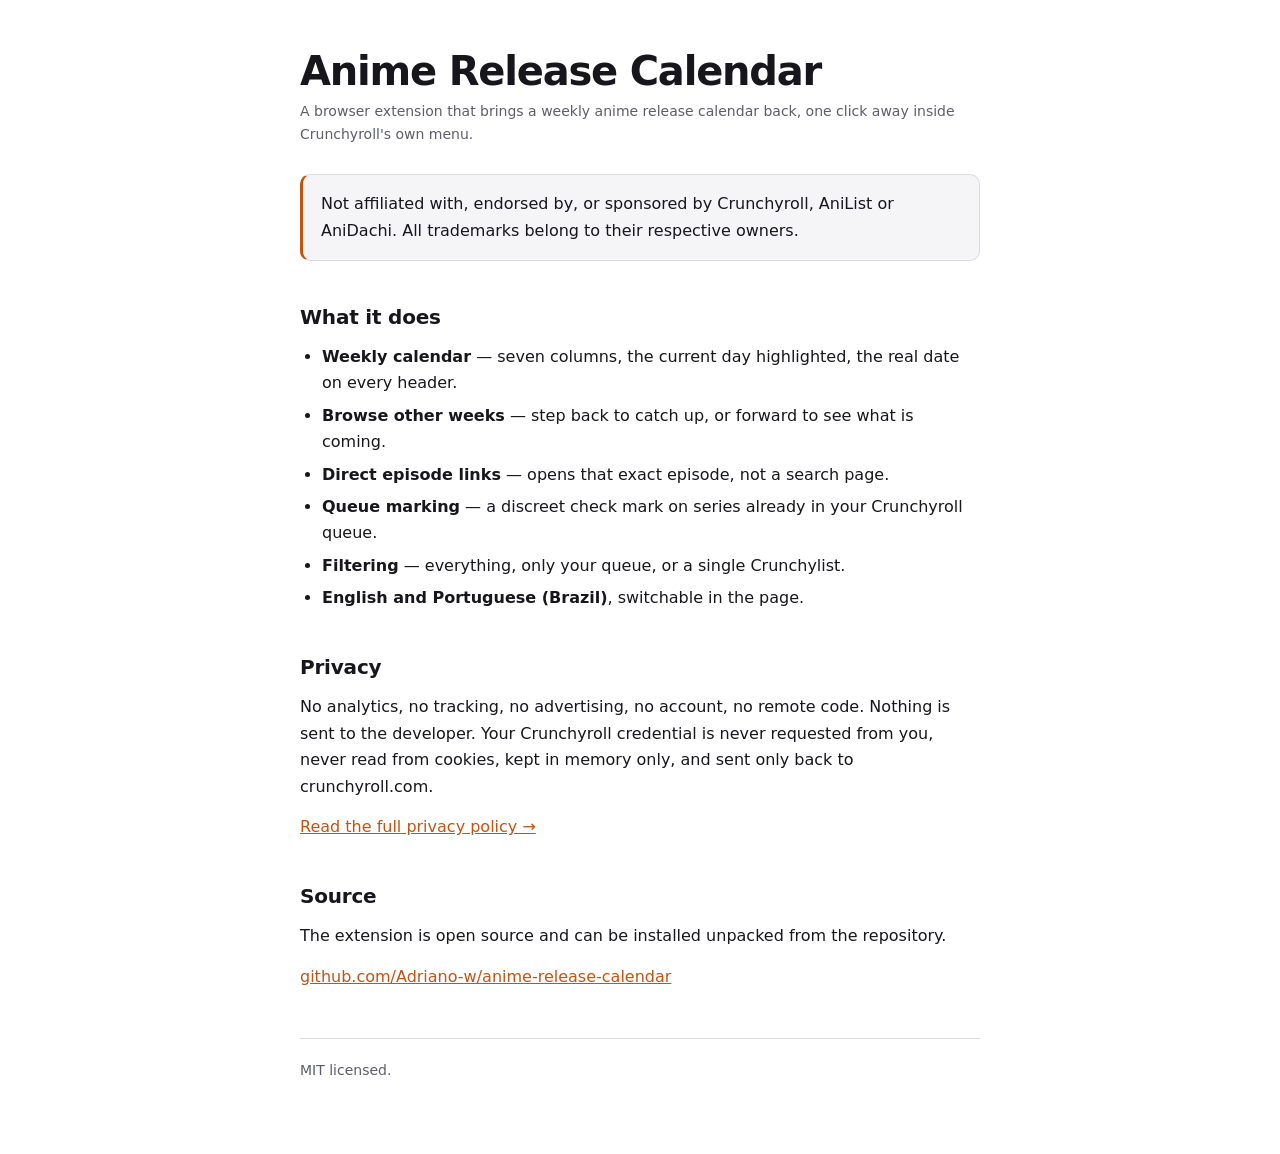
<file: docs/index.html>
<!doctype html>
<html lang="en">
<head>
<meta charset="utf-8">
<meta name="viewport" content="width=device-width, initial-scale=1">
<title>Anime Release Calendar</title>
<meta name="description" content="A browser extension that brings a weekly anime release calendar back to Crunchyroll's menu.">
<link rel="stylesheet" href="style.css">
</head>
<body>
<main>
  <h1>Anime Release Calendar</h1>
  <p class="updated">A browser extension that brings a weekly anime release
  calendar back, one click away inside Crunchyroll's own menu.</p>

  <p class="callout">Not affiliated with, endorsed by, or sponsored by
  Crunchyroll, AniList or AniDachi. All trademarks belong to their respective
  owners.</p>

  <h2>What it does</h2>
  <ul>
    <li><strong>Weekly calendar</strong> — seven columns, the current day
    highlighted, the real date on every header.</li>
    <li><strong>Browse other weeks</strong> — step back to catch up, or forward
    to see what is coming.</li>
    <li><strong>Direct episode links</strong> — opens that exact episode, not a
    search page.</li>
    <li><strong>Queue marking</strong> — a discreet check mark on series already
    in your Crunchyroll queue.</li>
    <li><strong>Filtering</strong> — everything, only your queue, or a single
    Crunchylist.</li>
    <li><strong>English and Portuguese (Brazil)</strong>, switchable in the
    page.</li>
  </ul>

  <h2>Privacy</h2>
  <p>No analytics, no tracking, no advertising, no account, no remote code.
  Nothing is sent to the developer. Your Crunchyroll credential is never
  requested from you, never read from cookies, kept in memory only, and sent
  only back to crunchyroll.com.</p>
  <p><a href="privacy.html">Read the full privacy policy →</a></p>

  <h2>Source</h2>
  <p>The extension is open source and can be installed unpacked from the
  repository.</p>
  <p><a href="https://github.com/Adriano-w/anime-release-calendar">github.com/Adriano-w/anime-release-calendar</a></p>

  <footer>
    <p>MIT licensed.</p>
  </footer>
</main>
</body>
</html>
</file>
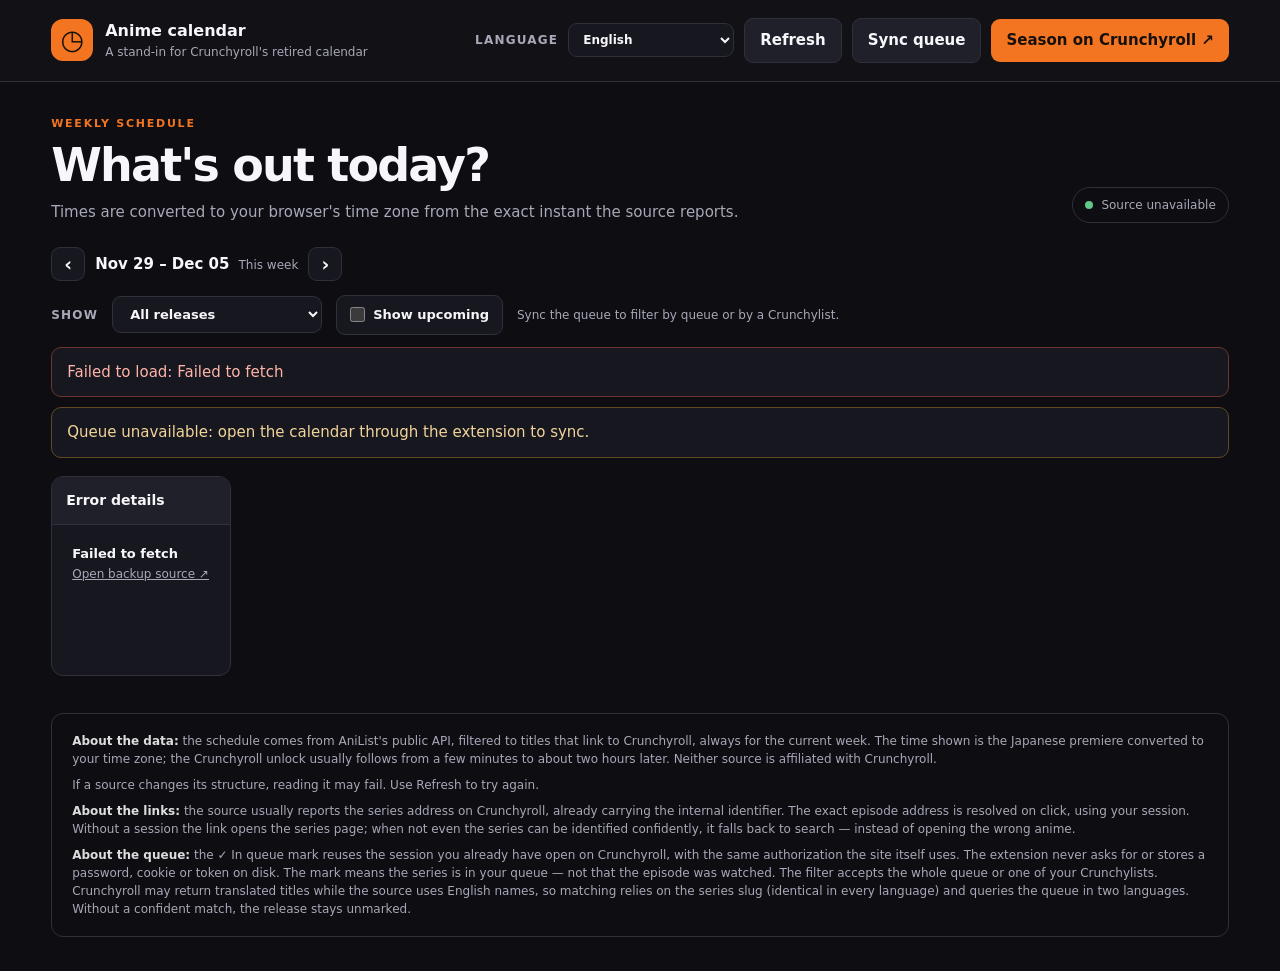
<file: calendar.html>
<!doctype html>
<html lang="en">
<head>
  <meta charset="utf-8">
  <meta name="viewport" content="width=device-width, initial-scale=1">
  <title data-i18n-doc="app.name">Anime calendar</title>
  <link rel="stylesheet" href="styles.css">
</head>
<body>
  <header class="topbar">
    <!-- Sem prefixo de locale: a Crunchyroll resolve o idioma da conta. -->
    <a class="brand brandlink" id="homeLink" href="https://www.crunchyroll.com/"
       data-i18n-title="nav.home" data-i18n-aria="nav.home">
      <span class="logo">◷</span>
      <div><strong data-i18n="app.name"></strong><small data-i18n="app.tagline"></small></div>
    </a>
    <div class="actions">
      <label class="picker" for="language" data-i18n="language.label"></label>
      <select id="language" class="picker-select compact"></select>
      <button id="refresh" class="secondary" data-i18n="action.refresh"></button>
      <button id="syncQueue" class="secondary" data-i18n="action.syncQueue"></button>
      <!-- Sem prefixo de locale: a Crunchyroll redireciona para a temporada
           atual no idioma da conta, então o link nunca fica desatualizado. -->
      <a class="button-link" id="seasonLink" href="https://www.crunchyroll.com/simulcastcalendar" target="_blank" rel="noreferrer" data-i18n="action.season"></a>
    </div>
  </header>
  <main>
    <section class="intro">
      <div>
        <p class="eyebrow" data-i18n="intro.eyebrow"></p>
        <h1 data-i18n="intro.heading"></h1>
        <p class="muted" data-i18n="intro.note"></p>
      </div>
      <div class="source-pill"><span class="dot"></span><span id="sourceLabel" data-i18n="source.preparing"></span></div>
    </section>

    <div class="weeknav">
      <button id="prevWeek" class="weekbtn" type="button" data-i18n-aria="week.previous" data-i18n-title="week.previous">‹</button>
      <div class="weeklabel">
        <strong id="weekRange"></strong>
        <span id="weekRelative" class="muted small"></span>
      </div>
      <button id="nextWeek" class="weekbtn" type="button" data-i18n-aria="week.next" data-i18n-title="week.next">›</button>
      <button id="thisWeek" class="secondary small-btn" type="button" data-i18n="week.current"></button>
    </div>

    <div class="toolbar">
      <label class="picker" for="filterSource" data-i18n="filter.label"></label>
      <select id="filterSource" class="picker-select"></select>
      <label class="switch" data-i18n-title="upcoming.title">
        <input type="checkbox" id="showUpcoming">
        <span data-i18n="upcoming.label"></span>
      </label>
      <span id="filterHint" class="muted small" data-i18n="filter.hintLocked"></span>
    </div>

    <div id="status" class="status" data-i18n="status.loading"></div>
    <div id="queueStatus" class="status queue-status" data-i18n="queue.idle"></div>
    <div id="days" class="days"></div>

    <footer>
      <p><strong data-i18n="footer.dataTitle"></strong> <span data-i18n="footer.data"></span></p>
      <p><span data-i18n="footer.structure"></span></p>
      <p><strong data-i18n="footer.linksTitle"></strong> <span data-i18n="footer.links"></span></p>
      <p><strong data-i18n="footer.queueTitle"></strong> <span data-i18n="footer.queue"></span></p>
    </footer>
  </main>
  <script src="i18n.js"></script>
  <script src="match.js"></script>
  <script src="anilist.js"></script>
  <script src="calendar.js"></script>
</body>
</html>
</file>
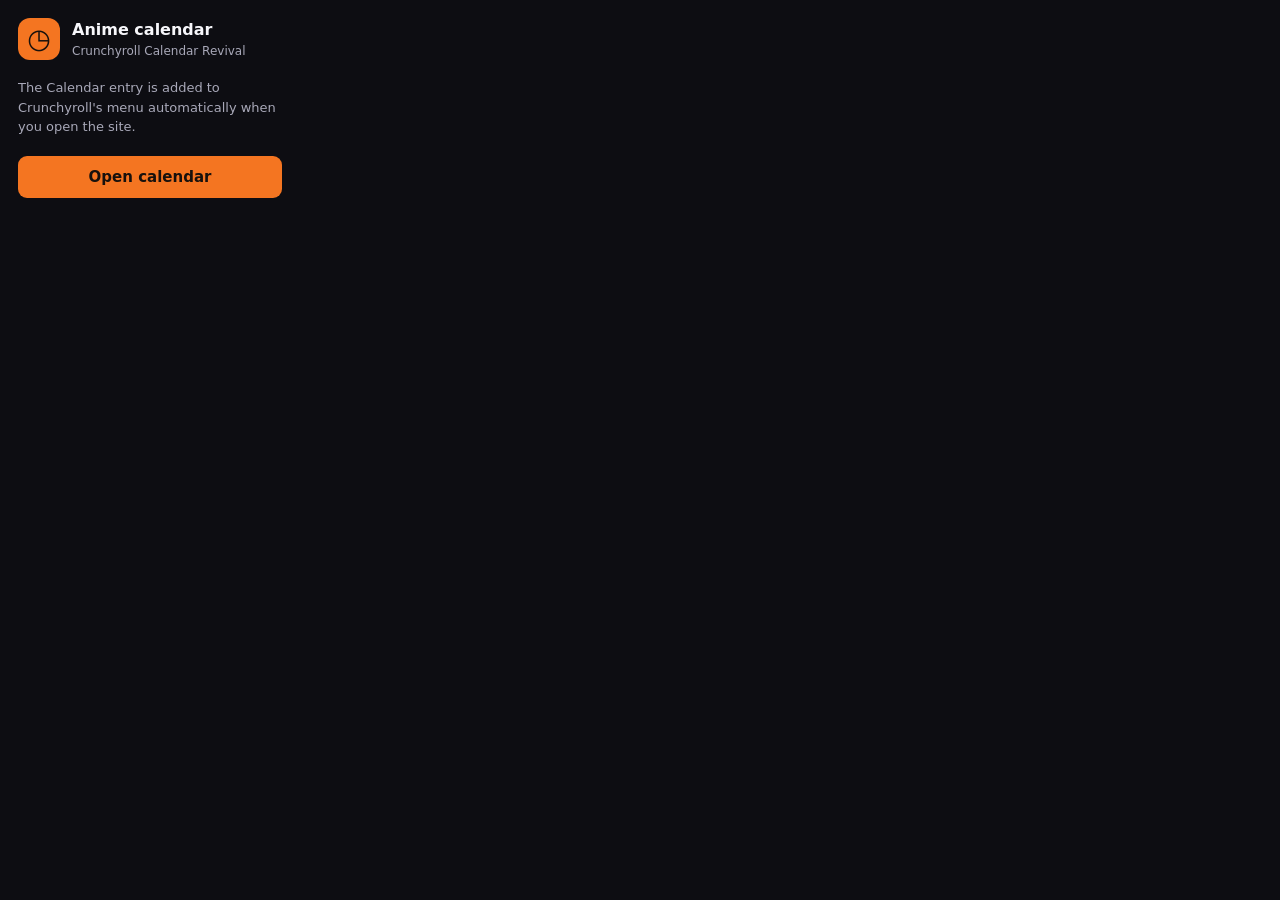
<file: popup.html>
<!doctype html>
<html lang="en">
<head>
  <meta charset="utf-8">
  <meta name="viewport" content="width=device-width, initial-scale=1">
  <link rel="stylesheet" href="styles.css">
  <title data-i18n-doc="app.name">Anime calendar</title>
</head>
<body class="popup">
  <div class="brand">
    <span class="logo">◷</span>
    <div><strong data-i18n="app.name"></strong><small data-i18n="popup.tagline"></small></div>
  </div>
  <p data-i18n="popup.body"></p>
  <button id="open" data-i18n="popup.open"></button>
  <script src="i18n.js"></script>
  <script src="popup.js"></script>
</body>
</html>
</file>
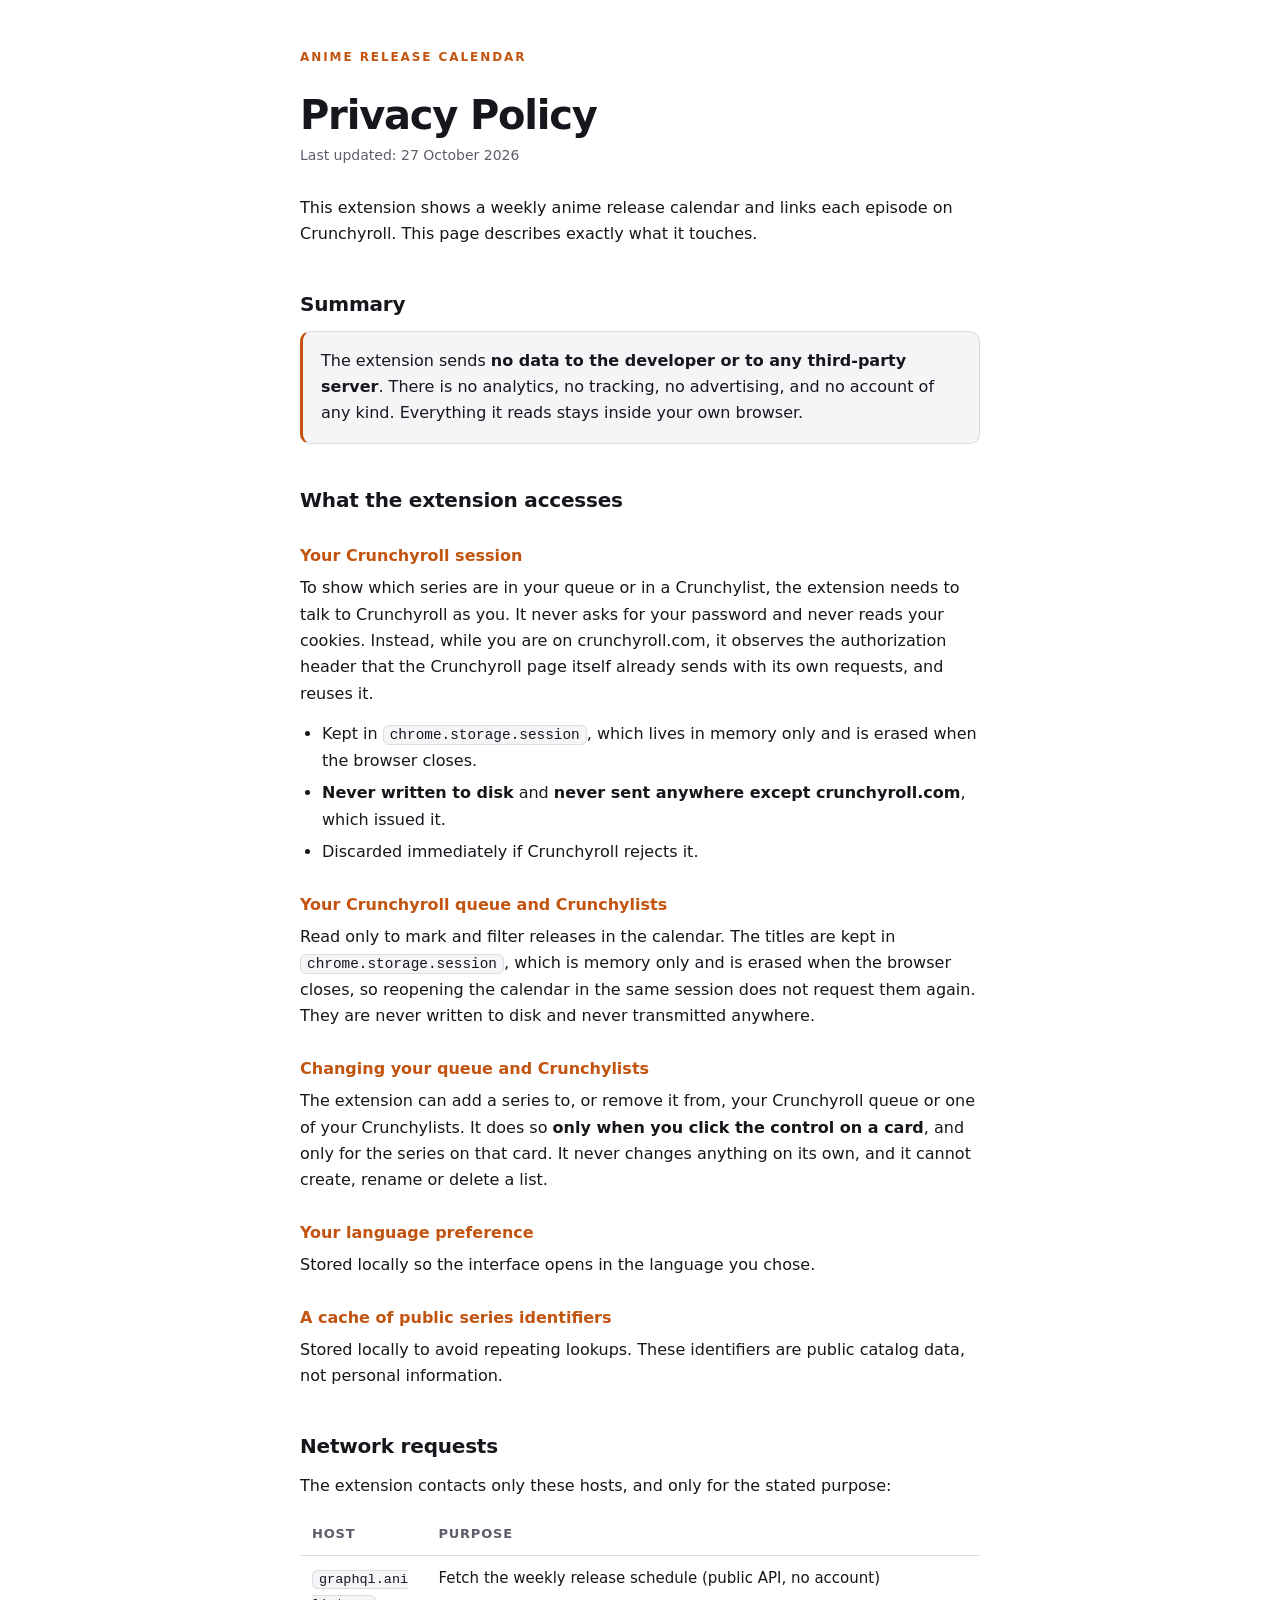
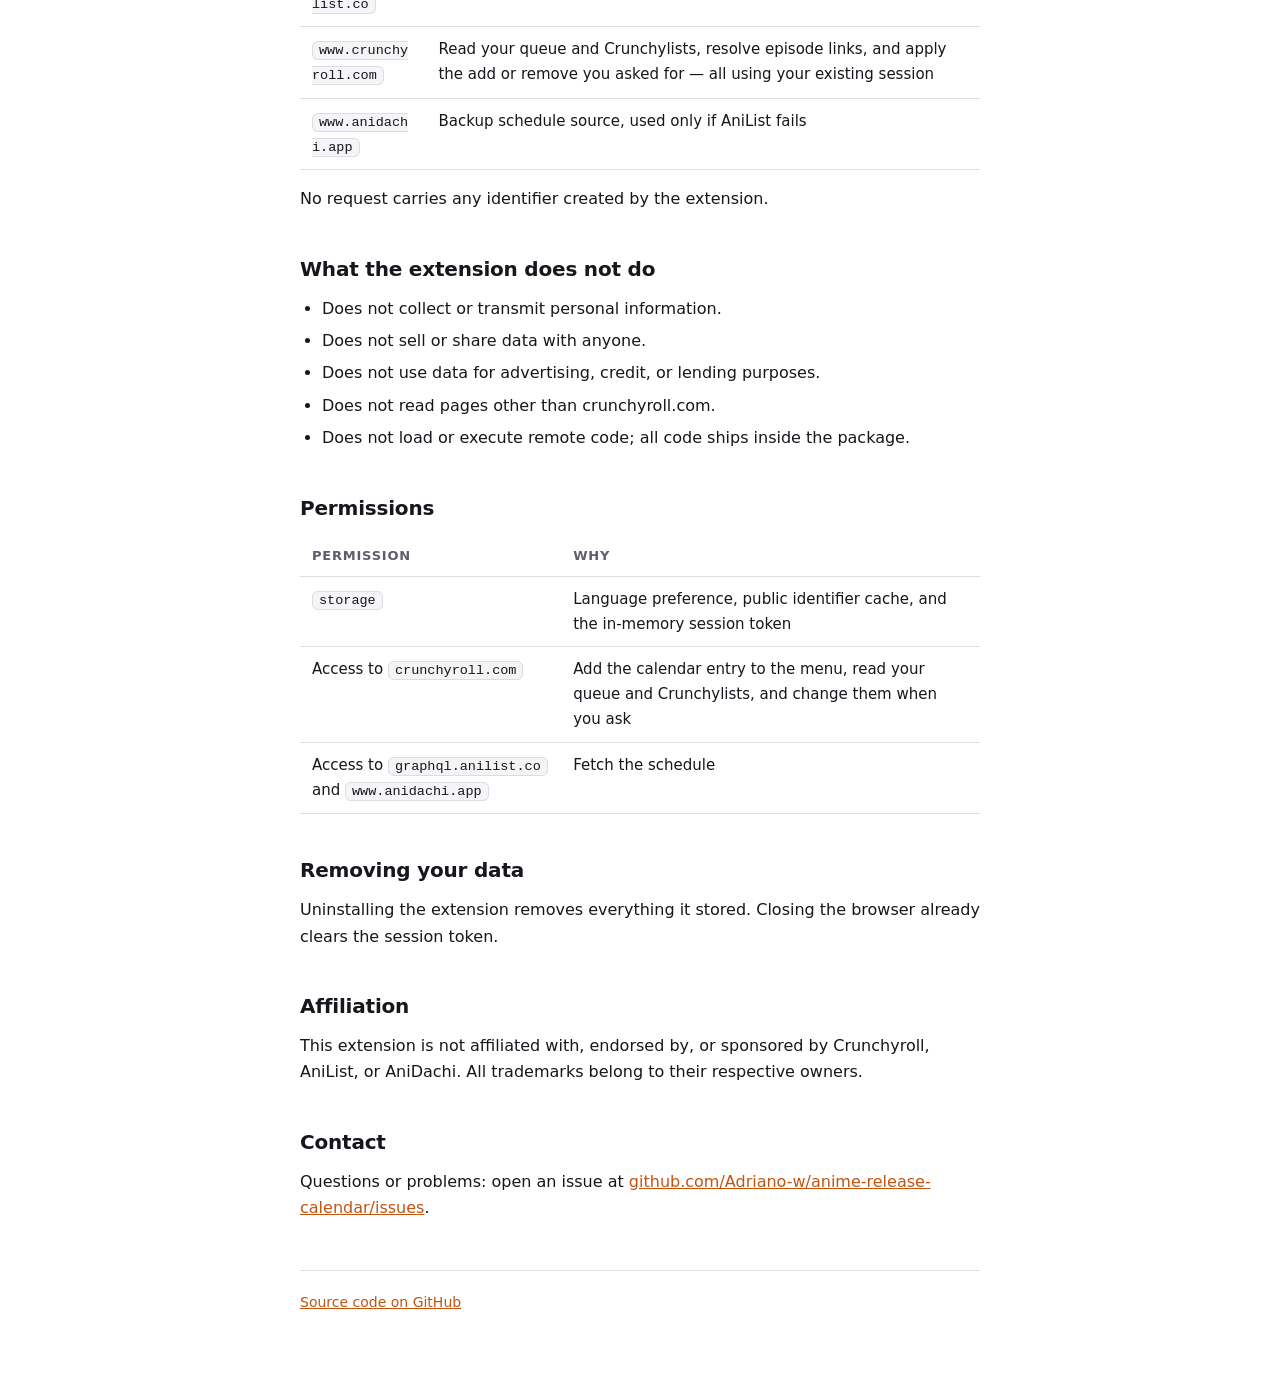
<file: docs/privacy.html>
<!doctype html>
<html lang="en">
<head>
<meta charset="utf-8">
<meta name="viewport" content="width=device-width, initial-scale=1">
<title>Privacy Policy — Anime Release Calendar</title>
<meta name="description" content="Privacy policy for the Anime Release Calendar browser extension.">
<link rel="stylesheet" href="style.css">
</head>
<body>
<main>
  <p class="eyebrow"><a href="./">Anime Release Calendar</a></p>
  <h1>Privacy Policy</h1>
  <p class="updated">Last updated: 27 October 2026</p>

  <p>This extension shows a weekly anime release calendar and links each episode
  on Crunchyroll. This page describes exactly what it touches.</p>

  <h2>Summary</h2>
  <p class="callout">The extension sends <strong>no data to the developer or to
  any third-party server</strong>. There is no analytics, no tracking, no
  advertising, and no account of any kind. Everything it reads stays inside your
  own browser.</p>

  <h2>What the extension accesses</h2>

  <h3>Your Crunchyroll session</h3>
  <p>To show which series are in your queue or in a Crunchylist, the extension
  needs to talk to Crunchyroll as you. It never asks for your password and never
  reads your cookies. Instead, while you are on crunchyroll.com, it observes the
  authorization header that the Crunchyroll page itself already sends with its
  own requests, and reuses it.</p>
  <ul>
    <li>Kept in <code>chrome.storage.session</code>, which lives in memory only
    and is erased when the browser closes.</li>
    <li><strong>Never written to disk</strong> and <strong>never sent anywhere
    except crunchyroll.com</strong>, which issued it.</li>
    <li>Discarded immediately if Crunchyroll rejects it.</li>
  </ul>

  <h3>Your Crunchyroll queue and Crunchylists</h3>
  <p>Read only to mark and filter releases in the calendar. The titles are kept
  in <code>chrome.storage.session</code>, which is memory only and is erased
  when the browser closes, so reopening the calendar in the same session does
  not request them again. They are never written to disk and never transmitted
  anywhere.</p>

  <h3>Changing your queue and Crunchylists</h3>
  <p>The extension can add a series to, or remove it from, your Crunchyroll
  queue or one of your Crunchylists. It does so <strong>only when you click the
  control on a card</strong>, and only for the series on that card. It never
  changes anything on its own, and it cannot create, rename or delete a
  list.</p>

  <h3>Your language preference</h3>
  <p>Stored locally so the interface opens in the language you chose.</p>

  <h3>A cache of public series identifiers</h3>
  <p>Stored locally to avoid repeating lookups. These identifiers are public
  catalog data, not personal information.</p>

  <h2>Network requests</h2>
  <p>The extension contacts only these hosts, and only for the stated
  purpose:</p>
  <div class="tablewrap">
  <table>
    <thead><tr><th>Host</th><th>Purpose</th></tr></thead>
    <tbody>
      <tr><td><code>graphql.anilist.co</code></td><td>Fetch the weekly release schedule (public API, no account)</td></tr>
      <tr><td><code>www.crunchyroll.com</code></td><td>Read your queue and Crunchylists, resolve episode links, and apply the add or remove you asked for — all using your existing session</td></tr>
      <tr><td><code>www.anidachi.app</code></td><td>Backup schedule source, used only if AniList fails</td></tr>
    </tbody>
  </table>
  </div>
  <p>No request carries any identifier created by the extension.</p>

  <h2>What the extension does not do</h2>
  <ul>
    <li>Does not collect or transmit personal information.</li>
    <li>Does not sell or share data with anyone.</li>
    <li>Does not use data for advertising, credit, or lending purposes.</li>
    <li>Does not read pages other than crunchyroll.com.</li>
    <li>Does not load or execute remote code; all code ships inside the package.</li>
  </ul>

  <h2>Permissions</h2>
  <div class="tablewrap">
  <table>
    <thead><tr><th>Permission</th><th>Why</th></tr></thead>
    <tbody>
      <tr><td><code>storage</code></td><td>Language preference, public identifier cache, and the in-memory session token</td></tr>
      <tr><td>Access to <code>crunchyroll.com</code></td><td>Add the calendar entry to the menu, read your queue and Crunchylists, and change them when you ask</td></tr>
      <tr><td>Access to <code>graphql.anilist.co</code> and <code>www.anidachi.app</code></td><td>Fetch the schedule</td></tr>
    </tbody>
  </table>
  </div>

  <h2>Removing your data</h2>
  <p>Uninstalling the extension removes everything it stored. Closing the
  browser already clears the session token.</p>

  <h2>Affiliation</h2>
  <p>This extension is not affiliated with, endorsed by, or sponsored by
  Crunchyroll, AniList, or AniDachi. All trademarks belong to their respective
  owners.</p>

  <h2>Contact</h2>
  <p>Questions or problems: open an issue at
  <a href="https://github.com/Adriano-w/anime-release-calendar/issues">github.com/Adriano-w/anime-release-calendar/issues</a>.</p>

  <footer>
    <p><a href="https://github.com/Adriano-w/anime-release-calendar">Source code on GitHub</a></p>
  </footer>
</main>
</body>
</html>
</file>
<file: docs/style.css>
/* Mesma paleta da extensão, para a página parecer parte do produto. */
:root {
  color-scheme: dark light;
  --bg: #0d0d12;
  --panel: #17171f;
  --line: #30303b;
  --text: #f7f7fb;
  --muted: #a8a8b8;
  --accent: #f47521;
}

* { box-sizing: border-box }

body {
  margin: 0;
  background: var(--bg);
  color: var(--text);
  font: 16px/1.65 system-ui, -apple-system, "Segoe UI", sans-serif;
}

main {
  max-width: 720px;
  margin: 0 auto;
  padding: 48px 20px 72px;
}

.eyebrow {
  margin: 0 0 24px;
  font-size: 12px;
  font-weight: 800;
  letter-spacing: .16em;
  text-transform: uppercase;
}

.eyebrow a { color: var(--accent); text-decoration: none }
.eyebrow a:hover { text-decoration: underline }

h1 {
  margin: 0 0 6px;
  font-size: clamp(28px, 5vw, 40px);
  letter-spacing: -.03em;
  line-height: 1.15;
}

h2 {
  margin: 40px 0 10px;
  font-size: 20px;
  letter-spacing: -.01em;
}

h3 {
  margin: 26px 0 6px;
  font-size: 16px;
  color: var(--accent);
}

.updated {
  margin: 0 0 28px;
  color: var(--muted);
  font-size: 14px;
}

p { margin: 0 0 14px }

.callout {
  padding: 16px 18px;
  background: var(--panel);
  border: 1px solid var(--line);
  border-left: 3px solid var(--accent);
  border-radius: 10px;
}

ul { margin: 0 0 14px; padding-left: 22px }
li { margin-bottom: 6px }

code {
  padding: 1px 6px;
  background: var(--panel);
  border: 1px solid var(--line);
  border-radius: 6px;
  font-size: .9em;
  word-break: break-word;
}

.tablewrap { overflow-x: auto; margin-bottom: 16px }

table {
  width: 100%;
  border-collapse: collapse;
  font-size: 15px;
}

th, td {
  padding: 10px 12px;
  text-align: left;
  border-bottom: 1px solid var(--line);
  vertical-align: top;
}

th { color: var(--muted); font-size: 13px; text-transform: uppercase; letter-spacing: .06em }

a { color: var(--accent) }

footer {
  margin-top: 48px;
  padding-top: 20px;
  border-top: 1px solid var(--line);
  color: var(--muted);
  font-size: 14px;
}

footer p { margin: 0 }

@media (prefers-color-scheme: light) {
  :root {
    --bg: #ffffff;
    --panel: #f5f5f7;
    --line: #dcdce3;
    --text: #16161c;
    --muted: #5d5d6b;
    --accent: #c25410;
  }
}
</file>
<file: styles.css>
* {
    box-sizing: border-box
}

:root {
    color-scheme: dark;
    --bg: #0d0d12;
    --panel: #17171f;
    --panel2: #20202a;
    --line: #30303b;
    --text: #f7f7fb;
    --muted: #a8a8b8;
    --accent: #f47521;
    --accent2: #ff9b58
}

body {
    margin: 0;
    background: var(--bg);
    color: var(--text);
    font: 15px/1.5 system-ui, -apple-system, "Segoe UI", sans-serif
}

.topbar {
    display: flex;
    align-items: center;
    justify-content: space-between;
    gap: 20px;
    padding: 18px clamp(18px, 4vw, 56px);
    border-bottom: 1px solid var(--line);
    background: #111116;
    position: sticky;
    top: 0;
    z-index: 5
}

.brand {
    display: flex;
    align-items: center;
    gap: 12px
}

.brand strong {
    display: block;
    font-size: 16px
}

.brand small {
    display: block;
    color: var(--muted);
    font-size: 12px
}

.brandlink {
  color: inherit;
  text-decoration: none;
  border-radius: 12px;
  padding: 2px;
  margin: -2px;
  cursor: pointer
}

.brandlink:hover .logo {
  background: var(--accent2)
}

.brandlink:hover strong {
  color: var(--accent)
}

.brandlink:focus-visible {
  outline: 2px solid var(--accent);
  outline-offset: 2px
}

.logo {
    display: grid;
    place-items: center;
    width: 42px;
    height: 42px;
    border-radius: 12px;
    background: var(--accent);
    color: #17110d;
    font-size: 27px;
    font-weight: 800
}

.actions {
    display: flex;
    align-items: center;
    gap: 10px
}

button,
.button-link {
    border: 0;
    border-radius: 9px;
    padding: 10px 15px;
    font: inherit;
    font-weight: 650;
    cursor: pointer;
    text-decoration: none;
    background: var(--accent);
    color: #17110d
}

button:hover,
.button-link:hover {
    background: var(--accent2)
}

button.secondary {
    background: var(--panel2);
    color: var(--text);
    border: 1px solid var(--line)
}

main {
    max-width: 1450px;
    margin: 0 auto;
    padding: 34px clamp(18px, 4vw, 56px)
}

.intro {
    display: flex;
    align-items: flex-end;
    justify-content: space-between;
    gap: 20px;
    margin-bottom: 24px
}

.eyebrow {
    color: var(--accent);
    font-size: 11px;
    letter-spacing: .16em;
    font-weight: 800;
    margin: 0 0 8px
}

h1 {
    font-size: clamp(30px, 4vw, 46px);
    letter-spacing: -.04em;
    line-height: 1.1;
    margin: 0 0 10px
}

.muted {
    color: var(--muted);
    margin: 0
}

.source-pill {
    display: flex;
    align-items: center;
    gap: 8px;
    color: var(--muted);
    font-size: 12px;
    border: 1px solid var(--line);
    border-radius: 999px;
    padding: 8px 12px;
    white-space: nowrap
}

.dot {
    width: 8px;
    height: 8px;
    background: #63c58a;
    border-radius: 50%
}

.status {
    padding: 13px 15px;
    background: var(--panel);
    border: 1px solid var(--line);
    border-radius: 10px;
    margin-bottom: 18px;
    color: var(--muted)
}

.status.error {
    color: #ffb4a9;
    border-color: #6b3430
}

.days {
    display: grid;
    grid-template-columns: repeat(7, minmax(180px, 1fr));
    gap: 12px;
    align-items: start;
    overflow-x: auto;
    padding-bottom: 12px
}

.day {
    background: var(--panel);
    border: 1px solid var(--line);
    border-radius: 12px;
    min-height: 200px
}

.dayhead {
    padding: 13px 14px;
    background: #20202a;
    border-bottom: 1px solid var(--line);
    border-radius: 11px 11px 0 0;
    display: flex;
    align-items: center;
    justify-content: space-between
}

.dayhead h2 {
    font-size: 14px;
    margin: 0
}

.count {
    font-size: 11px;
    color: var(--muted);
    background: #30303b;
    padding: 2px 7px;
    border-radius: 20px
}

.items {
    padding: 9px;
    display: grid;
    gap: 8px
}

.episode {
    display: block;
    padding: 11px;
    color: inherit;
    text-decoration: none
}

.card:hover {
    border-color: var(--accent);
    transform: translateY(-1px)
}

/* O painel de listas é descendente do cartão, então o deslocamento do hover
   o movia junto: o cursor saía na borda, o cartão voltava, o cursor entrava
   de novo — um laço que fazia a lista piscar. Com o painel aberto, o cartão
   fica parado. */
.card:has(.listmenu:not([hidden])):hover {
    transform: none
}

/* Cartão em formato de pôster: capa ocupando a largura inteira e, abaixo
   dela, o nome e os detalhes. A imagem sangra até a borda, então o
   espaçamento sai do cartão e volta no bloco de texto. */
.episode.has-thumb {
  padding: 0
}

.thumb {
  display: block;
  width: 100%;
  aspect-ratio: 5 / 7;
  object-fit: cover;
  border-radius: 8px 8px 0 0;
  background: #2a2a34
}

.episode.has-thumb .epinfo {
  padding: 10px 11px 11px
}

.epmeta {
  display: flex;
  align-items: baseline;
  flex-wrap: wrap;
  gap: 4px 8px;
  margin-top: 5px
}

.time {
    color: var(--accent2);
    font-size: 11px;
    font-weight: 800
}

.title {
    font-weight: 650;
    font-size: 13px;
    line-height: 1.35
}

.epnum {
    color: var(--muted);
    font-size: 12px
}

.empty {
    padding: 18px 12px;
    color: #777786;
    font-size: 12px
}

footer {
    margin-top: 25px;
    padding: 18px 20px;
    border: 1px solid var(--line);
    border-radius: 12px;
    color: var(--muted);
    font-size: 12px
}

footer p {
    margin: 0 0 8px
}

footer p:last-child {
    margin-bottom: 0
}

footer strong {
    color: #ddd
}

body.popup {
    width: 300px;
    padding: 18px;
    background: var(--bg)
}

.popup .brand {
    margin-bottom: 18px
}

.popup p {
    color: var(--muted);
    font-size: 13px
}

.popup button {
    width: 100%;
    margin: 6px 0 10px
}

.popup>a {
    display: block;
    text-align: center;
    color: var(--muted);
    font-size: 12px;
    text-decoration: none;
    padding: 6px
}

.popup>a:hover {
    color: var(--text)
}

@media(max-width:800px) {
    .topbar {
        align-items: flex-start;
        flex-direction: column
    }

    .actions {
        flex-wrap: wrap
    }

    .intro {
        align-items: flex-start;
        flex-direction: column
    }

    .days {
        grid-template-columns: repeat(7, 220px)
    }
}

.day.today {
  border: 2px solid var(--accent, #f47521);
  border-radius: 12px;
  background: rgba(244, 117, 33, 0.07);
}

.day.today .dayhead {
  background: #2a1e14
}

/* Indicador HOJE: elemento real, inserido no cabeçalho pelo calendar.js. */
.todaybadge {
  display: inline-block;
  margin-left: 7px;
  padding: 1px 6px;
  border-radius: 999px;
  background: var(--accent);
  color: #17110d;
  font-size: 9px;
  font-weight: 800;
  letter-spacing: .08em;
  vertical-align: 1px
}

/* ---- Fila da Crunchyroll ---- */

.toolbar {
  display: flex;
  align-items: center;
  gap: 14px;
  flex-wrap: wrap;
  margin-bottom: 12px
}

.weeknav {
  display: flex;
  align-items: center;
  gap: 10px;
  margin-bottom: 14px
}

.weekbtn {
  display: grid;
  place-items: center;
  width: 34px;
  height: 34px;
  padding: 0;
  background: var(--panel);
  color: var(--text);
  border: 1px solid var(--line);
  border-radius: 9px;
  font-size: 19px;
  line-height: 1
}

.weekbtn:hover {
  background: var(--panel2);
  border-color: var(--accent);
  color: var(--accent)
}

.weeklabel {
  display: flex;
  align-items: baseline;
  gap: 9px;
  min-width: 0
}

.weeklabel strong {
  font-size: 15px;
  white-space: nowrap
}

.small-btn {
  padding: 7px 12px;
  font-size: 12px
}

.small-btn[hidden] {
  display: none
}

.switch {
  display: inline-flex;
  align-items: center;
  gap: 8px;
  padding: 9px 13px;
  background: var(--panel);
  border: 1px solid var(--line);
  border-radius: 9px;
  font-size: 13px;
  font-weight: 600;
  cursor: pointer;
  user-select: none;
  white-space: nowrap
}

.switch:hover {
  border-color: var(--accent)
}

.switch:has(input:checked) {
  border-color: var(--accent);
  color: var(--accent)
}

.switch input {
  accent-color: var(--accent);
  width: 15px;
  height: 15px;
  margin: 0;
  cursor: inherit
}

.picker {
  color: var(--muted);
  font-size: 12px;
  letter-spacing: .1em;
  font-weight: 800;
  text-transform: uppercase
}

.picker-select {
  max-width: 320px;
  padding: 9px 13px;
  background: var(--panel);
  color: var(--text);
  border: 1px solid var(--line);
  border-radius: 9px;
  font: inherit;
  font-size: 13px;
  font-weight: 600;
  cursor: pointer
}

.picker-select.compact {
  max-width: 190px;
  padding: 8px 10px;
  font-size: 12px
}

.picker-select:hover {
  border-color: var(--accent)
}

.picker-select:focus-visible {
  outline: 2px solid var(--accent);
  outline-offset: 1px
}

.small {
  font-size: 12px
}

.dayheading {
  display: flex;
  align-items: baseline;
  gap: 7px;
  min-width: 0
}

.daydate {
  color: var(--muted);
  font-size: 11px;
  font-weight: 600;
  white-space: nowrap
}

.queue-status {
  margin-top: -8px
}

.queue-status.ok {
  color: #9fe0b8;
  border-color: #2f5b42
}

.queue-status.warn {
  color: #f2d49b;
  border-color: #5f4a23
}

.card.in-queue {
  border-color: #2f5b42;
  background: linear-gradient(180deg, #223126 0%, #20202a 70%)
}

.card.in-queue:hover {
  border-color: var(--accent)
}

.episode.resolving {
  opacity: .55;
  cursor: progress
}

/* Cartão = link + ações. O link continua sendo o alvo grande; os botões
   ficam fora dele para não aninhar interativo dentro de âncora. */
.card {
  position: relative;
  background: #20202a;
  border: 1px solid transparent;
  border-radius: 9px;
  transition: .15s
}

.cardactions {
  display: flex;
  gap: 6px;
  padding: 0 11px 11px
}

/* Quando há algo abaixo do texto, ele cede o espaçamento de baixo. */
.card:has(.cardactions) .epinfo,
.card:has(.listmarks) .epinfo {
  padding-bottom: 7px
}

.card:has(.cardactions) .listmarks {
  padding-bottom: 7px
}

.cardbtn {
  flex: 1 1 auto;
  padding: 6px 8px;
  background: var(--panel2);
  color: var(--muted);
  border: 1px solid var(--line);
  border-radius: 7px;
  font: inherit;
  font-size: 11px;
  font-weight: 700;
  white-space: nowrap;
  cursor: pointer
}

.cardbtn:hover:not(:disabled) {
  border-color: var(--accent);
  color: var(--accent)
}

.cardbtn.on {
  border-color: #3f7a58;
  color: #9fe0b8
}

.cardbtn:disabled {
  opacity: .5;
  cursor: progress
}

.listwrap {
  flex: 1 1 auto;
  display: flex
}

.listmenu {
  position: absolute;
  z-index: 20;
  top: calc(100% + 4px);
  left: 0;
  right: 0;
  padding: 5px;
  display: grid;
  gap: 3px;
  background: var(--panel2);
  border: 1px solid var(--line);
  border-radius: 9px;
  box-shadow: 0 10px 26px rgba(0, 0, 0, .55)
}

.listmenu[hidden] {
  display: none
}

.listmenu-item {
  padding: 6px 8px;
  overflow-wrap: anywhere;
  background: none;
  color: var(--text);
  border: 0;
  border-radius: 6px;
  font: inherit;
  font-size: 12px;
  text-align: left;
  cursor: pointer
}

.listmenu-item:hover:not(:disabled) {
  background: var(--line)
}

.listmenu-item.on {
  color: #9fe0b8
}

.listmenu-item:disabled {
  opacity: .5;
  cursor: progress
}

.listmenu-empty {
  padding: 7px 8px;
  color: var(--muted);
  font-size: 12px
}

.listmarks {
  display: flex;
  flex-wrap: wrap;
  gap: 4px;
  padding: 0 11px 11px
}

.listmark {
  padding: 1px 7px;
  background: var(--panel2);
  border: 1px solid var(--line);
  border-radius: 999px;
  color: var(--muted);
  font-size: 10px;
  font-weight: 700
}

.queue-flag {
  display: inline-block;
  margin-top: 7px;
  padding: 1px 7px;
  border-radius: 999px;
  border: 1px solid #3f7a58;
  color: #9fe0b8;
  font-size: 10px;
  font-weight: 700;
  letter-spacing: .04em
}
</file>
